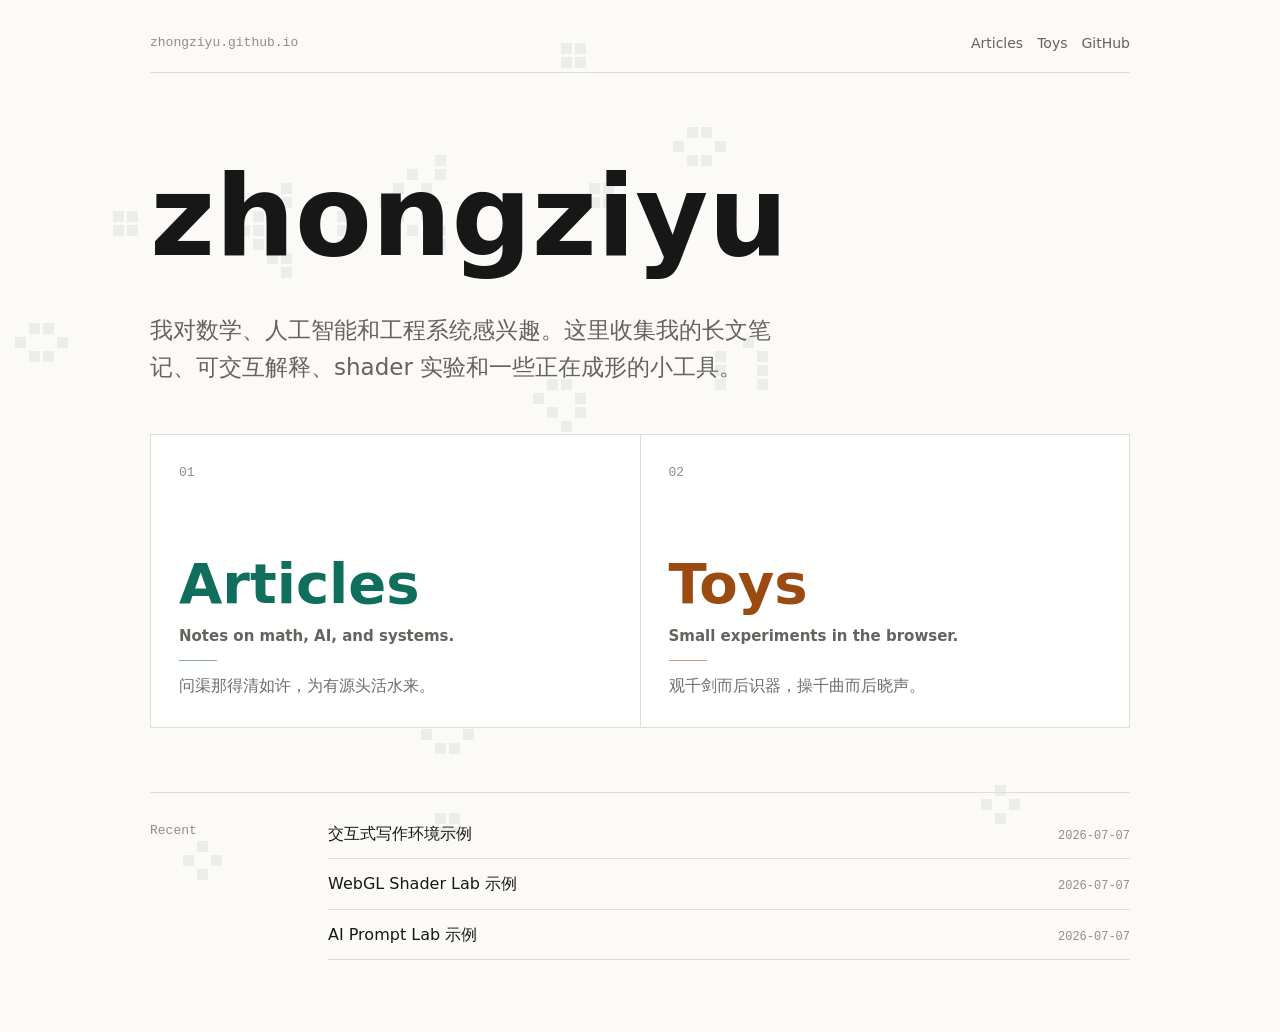
<file: index.html>
<!DOCTYPE html>
<html lang="zh-CN">
<head>
  <meta charset="UTF-8">
  <meta name="viewport" content="width=device-width, initial-scale=1.0">
  <meta name="description" content="zhongziyu 的个人网站：数学、AI、工程笔记，以及一些可交互的小实验。">
  <title>zhongziyu · Articles and Toys</title>
  <link rel="stylesheet" href="styles.css">
</head>
<body>
  <canvas class="life-bg" aria-hidden="true"></canvas>
  <main class="home-shell">
    <header class="home-header">
      <p class="mono">zhongziyu.github.io</p>
      <nav aria-label="主导航">
        <a href="articles/">Articles</a>
        <a href="toys/">Toys</a>
        <a href="https://github.com/zhongziyu">GitHub</a>
      </nav>
    </header>

    <section class="intro" aria-labelledby="page-title">
      <h1 id="page-title">zhongziyu</h1>
      <p>
        我对数学、人工智能和工程系统感兴趣。这里收集我的长文笔记、可交互解释、shader 实验和一些正在成形的小工具。
      </p>
    </section>

    <section class="entry-grid" aria-label="站点入口">
      <a class="entry article-entry" href="articles/">
        <span class="mosaic" aria-hidden="true">
          <i style="--i: 0; --r: 19; --tone: var(--tile-light)"></i>
          <i style="--i: 1; --r: 18; --tone: var(--tile-mid)"></i>
          <i style="--i: 2; --r: 17; --tone: var(--tile-light)"></i>
          <i style="--i: 3; --r: 16; --tone: var(--tile-dark)"></i>
          <i style="--i: 4; --r: 15; --tone: var(--tile-mid)"></i>
          <i style="--i: 5; --r: 14; --tone: var(--tile-mid)"></i>
          <i style="--i: 6; --r: 13; --tone: var(--tile-light)"></i>
          <i style="--i: 7; --r: 12; --tone: var(--tile-dark)"></i>
          <i style="--i: 8; --r: 11; --tone: var(--tile-mid)"></i>
          <i style="--i: 9; --r: 10; --tone: var(--tile-light)"></i>
          <i style="--i: 10; --r: 9; --tone: var(--tile-dark)"></i>
          <i style="--i: 11; --r: 8; --tone: var(--tile-mid)"></i>
          <i style="--i: 12; --r: 7; --tone: var(--tile-light)"></i>
          <i style="--i: 13; --r: 6; --tone: var(--tile-mid)"></i>
          <i style="--i: 14; --r: 5; --tone: var(--tile-dark)"></i>
          <i style="--i: 15; --r: 4; --tone: var(--tile-light)"></i>
          <i style="--i: 16; --r: 3; --tone: var(--tile-dark)"></i>
          <i style="--i: 17; --r: 2; --tone: var(--tile-mid)"></i>
          <i style="--i: 18; --r: 1; --tone: var(--tile-light)"></i>
          <i style="--i: 19; --r: 0; --tone: var(--tile-dark)"></i>
        </span>
        <span class="entry-kicker">01</span>
        <strong>Articles</strong>
        <span class="entry-copy">
          <span class="entry-subtitle">Notes on math, AI, and systems.</span>
          <span class="entry-quote">问渠那得清如许，为有源头活水来。</span>
        </span>
        <span class="entry-arrow" aria-hidden="true">→</span>
      </a>

      <a class="entry toy-entry" href="toys/">
        <span class="mosaic" aria-hidden="true">
          <i style="--i: 0; --r: 19; --tone: var(--tile-mid)"></i>
          <i style="--i: 1; --r: 18; --tone: var(--tile-light)"></i>
          <i style="--i: 2; --r: 17; --tone: var(--tile-dark)"></i>
          <i style="--i: 3; --r: 16; --tone: var(--tile-mid)"></i>
          <i style="--i: 4; --r: 15; --tone: var(--tile-light)"></i>
          <i style="--i: 5; --r: 14; --tone: var(--tile-dark)"></i>
          <i style="--i: 6; --r: 13; --tone: var(--tile-mid)"></i>
          <i style="--i: 7; --r: 12; --tone: var(--tile-light)"></i>
          <i style="--i: 8; --r: 11; --tone: var(--tile-mid)"></i>
          <i style="--i: 9; --r: 10; --tone: var(--tile-dark)"></i>
          <i style="--i: 10; --r: 9; --tone: var(--tile-light)"></i>
          <i style="--i: 11; --r: 8; --tone: var(--tile-dark)"></i>
          <i style="--i: 12; --r: 7; --tone: var(--tile-mid)"></i>
          <i style="--i: 13; --r: 6; --tone: var(--tile-light)"></i>
          <i style="--i: 14; --r: 5; --tone: var(--tile-dark)"></i>
          <i style="--i: 15; --r: 4; --tone: var(--tile-mid)"></i>
          <i style="--i: 16; --r: 3; --tone: var(--tile-light)"></i>
          <i style="--i: 17; --r: 2; --tone: var(--tile-dark)"></i>
          <i style="--i: 18; --r: 1; --tone: var(--tile-mid)"></i>
          <i style="--i: 19; --r: 0; --tone: var(--tile-light)"></i>
        </span>
        <span class="entry-kicker">02</span>
        <strong>Toys</strong>
        <span class="entry-copy">
          <span class="entry-subtitle">Small experiments in the browser.</span>
          <span class="entry-quote">观千剑而后识器，操千曲而后晓声。</span>
        </span>
        <span class="entry-arrow" aria-hidden="true">→</span>
      </a>
    </section>

    <section class="updates" aria-labelledby="updates-title">
      <h2 id="updates-title">Recent</h2>
      <ol>
        <li>
          <a href="articles/workspace-style-demo/">交互式写作环境示例</a>
          <time datetime="2026-07-07">2026-07-07</time>
        </li>
        <li>
          <a href="toys/shader-playground/">WebGL Shader Lab 示例</a>
          <time datetime="2026-07-07">2026-07-07</time>
        </li>
        <li>
          <a href="toys/ai-playground/">AI Prompt Lab 示例</a>
          <time datetime="2026-07-07">2026-07-07</time>
        </li>
      </ol>
    </section>
  </main>
  <script src="home-life.js"></script>
</body>
</html>
</file>
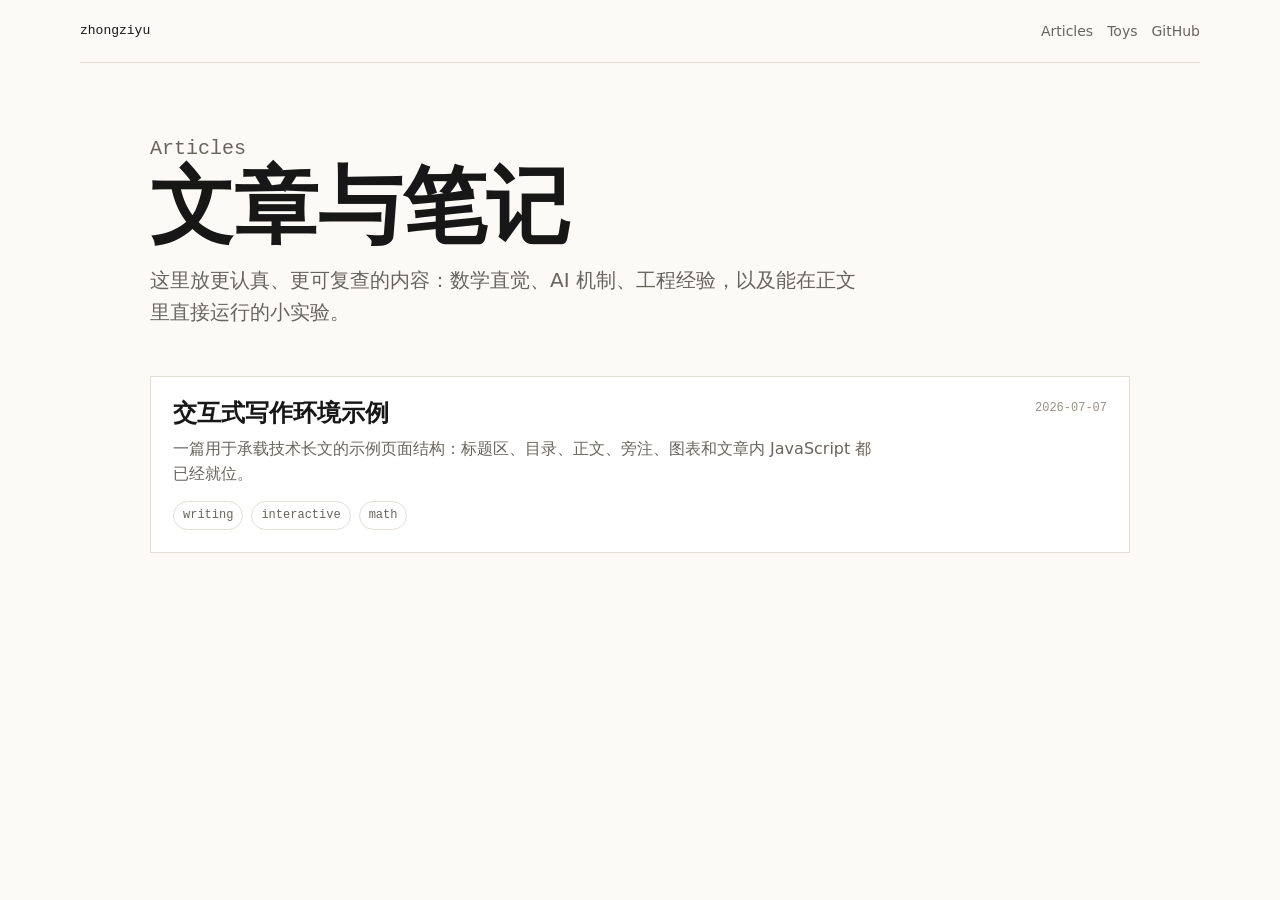
<file: articles/index.html>
<!DOCTYPE html>
<html lang="zh-CN">
<head>
  <meta charset="UTF-8">
  <meta name="viewport" content="width=device-width, initial-scale=1.0">
  <meta name="description" content="zhongziyu 的文章索引：数学、AI、工程和可交互解释。">
  <title>Articles / zhongziyu</title>
  <link rel="stylesheet" href="../shared/site.css">
</head>
<body>
  <header class="site-bar">
    <a class="site-name" href="../">zhongziyu</a>
    <nav class="site-nav" aria-label="主导航">
      <a href="../articles/">Articles</a>
      <a href="../toys/">Toys</a>
      <a href="https://github.com/zhongziyu">GitHub</a>
    </nav>
  </header>

  <main class="index-shell">
    <section class="index-hero">
      <p class="kicker">Articles</p>
      <h1>文章与笔记</h1>
      <p>这里放更认真、更可复查的内容：数学直觉、AI 机制、工程经验，以及能在正文里直接运行的小实验。</p>
    </section>

    <div class="list">
      <a class="list-item" href="workspace-style-demo/">
        <div>
          <h2>交互式写作环境示例</h2>
          <p>一篇用于承载技术长文的示例页面结构：标题区、目录、正文、旁注、图表和文章内 JavaScript 都已经就位。</p>
          <div class="tag-row">
            <span>writing</span>
            <span>interactive</span>
            <span>math</span>
          </div>
        </div>
        <time class="meta" datetime="2026-07-07">2026-07-07</time>
      </a>
    </div>
  </main>
</body>
</html>
</file>
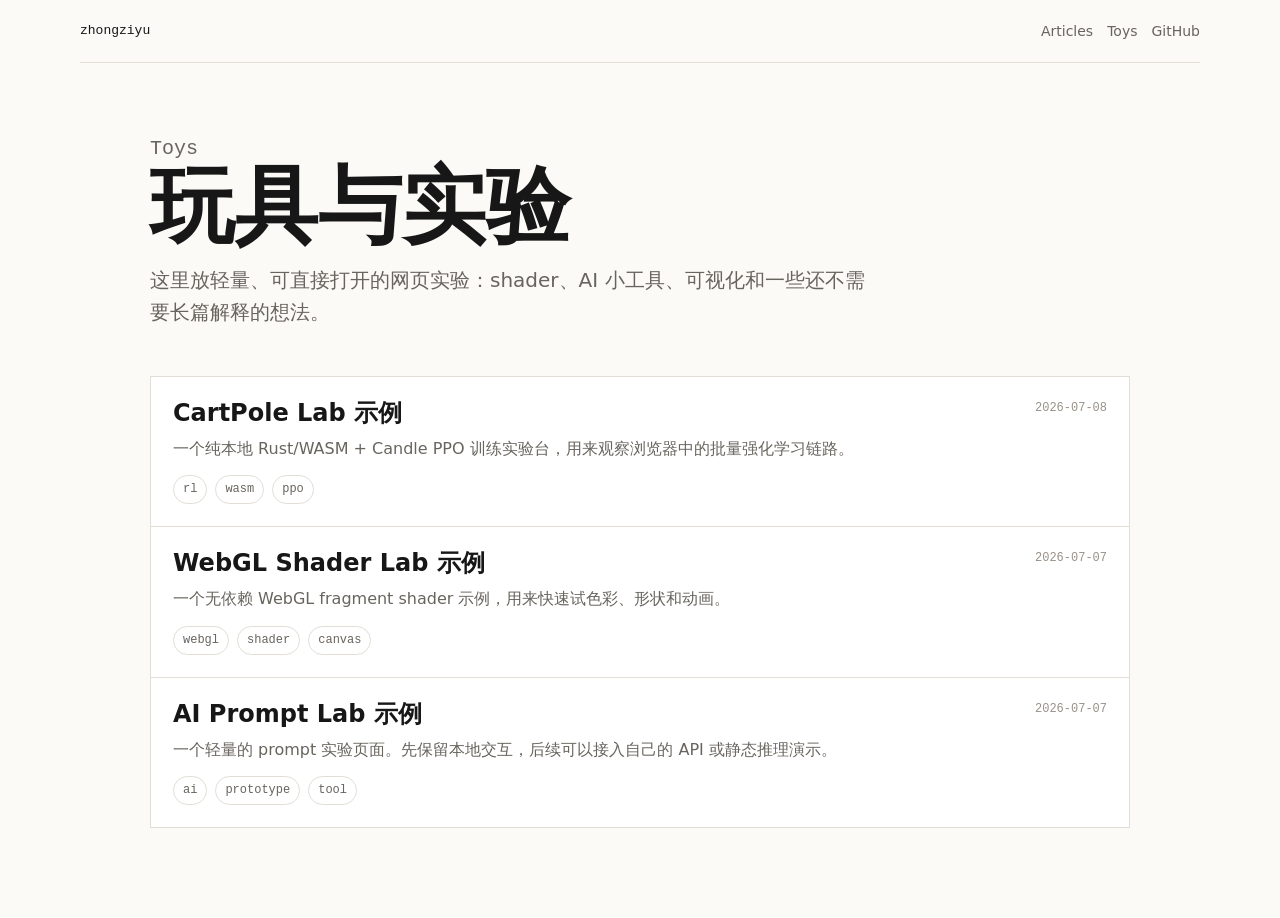
<file: toys/index.html>
<!DOCTYPE html>
<html lang="zh-CN">
<head>
  <meta charset="UTF-8">
  <meta name="viewport" content="width=device-width, initial-scale=1.0">
  <meta name="description" content="zhongziyu 的实验索引：shader、AI 小工具和可视化原型。">
  <title>Toys / zhongziyu</title>
  <link rel="stylesheet" href="../shared/site.css">
</head>
<body>
  <header class="site-bar">
    <a class="site-name" href="../">zhongziyu</a>
    <nav class="site-nav" aria-label="主导航">
      <a href="../articles/">Articles</a>
      <a href="../toys/">Toys</a>
      <a href="https://github.com/zhongziyu">GitHub</a>
    </nav>
  </header>

  <main class="index-shell">
    <section class="index-hero">
      <p class="kicker">Toys</p>
      <h1>玩具与实验</h1>
      <p>这里放轻量、可直接打开的网页实验：shader、AI 小工具、可视化和一些还不需要长篇解释的想法。</p>
    </section>

    <div class="list">

      <a class="list-item" href="cartpole-lab/">
        <div>
          <h2>CartPole Lab 示例</h2>
          <p>一个纯本地 Rust/WASM + Candle PPO 训练实验台，用来观察浏览器中的批量强化学习链路。</p>
          <div class="tag-row">
            <span>rl</span>
            <span>wasm</span>
            <span>ppo</span>
          </div>
        </div>
        <time class="meta" datetime="2026-07-08">2026-07-08</time>
      </a>
      <a class="list-item" href="shader-playground/">
        <div>
          <h2>WebGL Shader Lab 示例</h2>
          <p>一个无依赖 WebGL fragment shader 示例，用来快速试色彩、形状和动画。</p>
          <div class="tag-row">
            <span>webgl</span>
            <span>shader</span>
            <span>canvas</span>
          </div>
        </div>
        <time class="meta" datetime="2026-07-07">2026-07-07</time>
      </a>

      <a class="list-item" href="ai-playground/">
        <div>
          <h2>AI Prompt Lab 示例</h2>
          <p>一个轻量的 prompt 实验页面。先保留本地交互，后续可以接入自己的 API 或静态推理演示。</p>
          <div class="tag-row">
            <span>ai</span>
            <span>prototype</span>
            <span>tool</span>
          </div>
        </div>
        <time class="meta" datetime="2026-07-07">2026-07-07</time>
      </a>
    </div>
  </main>
</body>
</html>
</file>
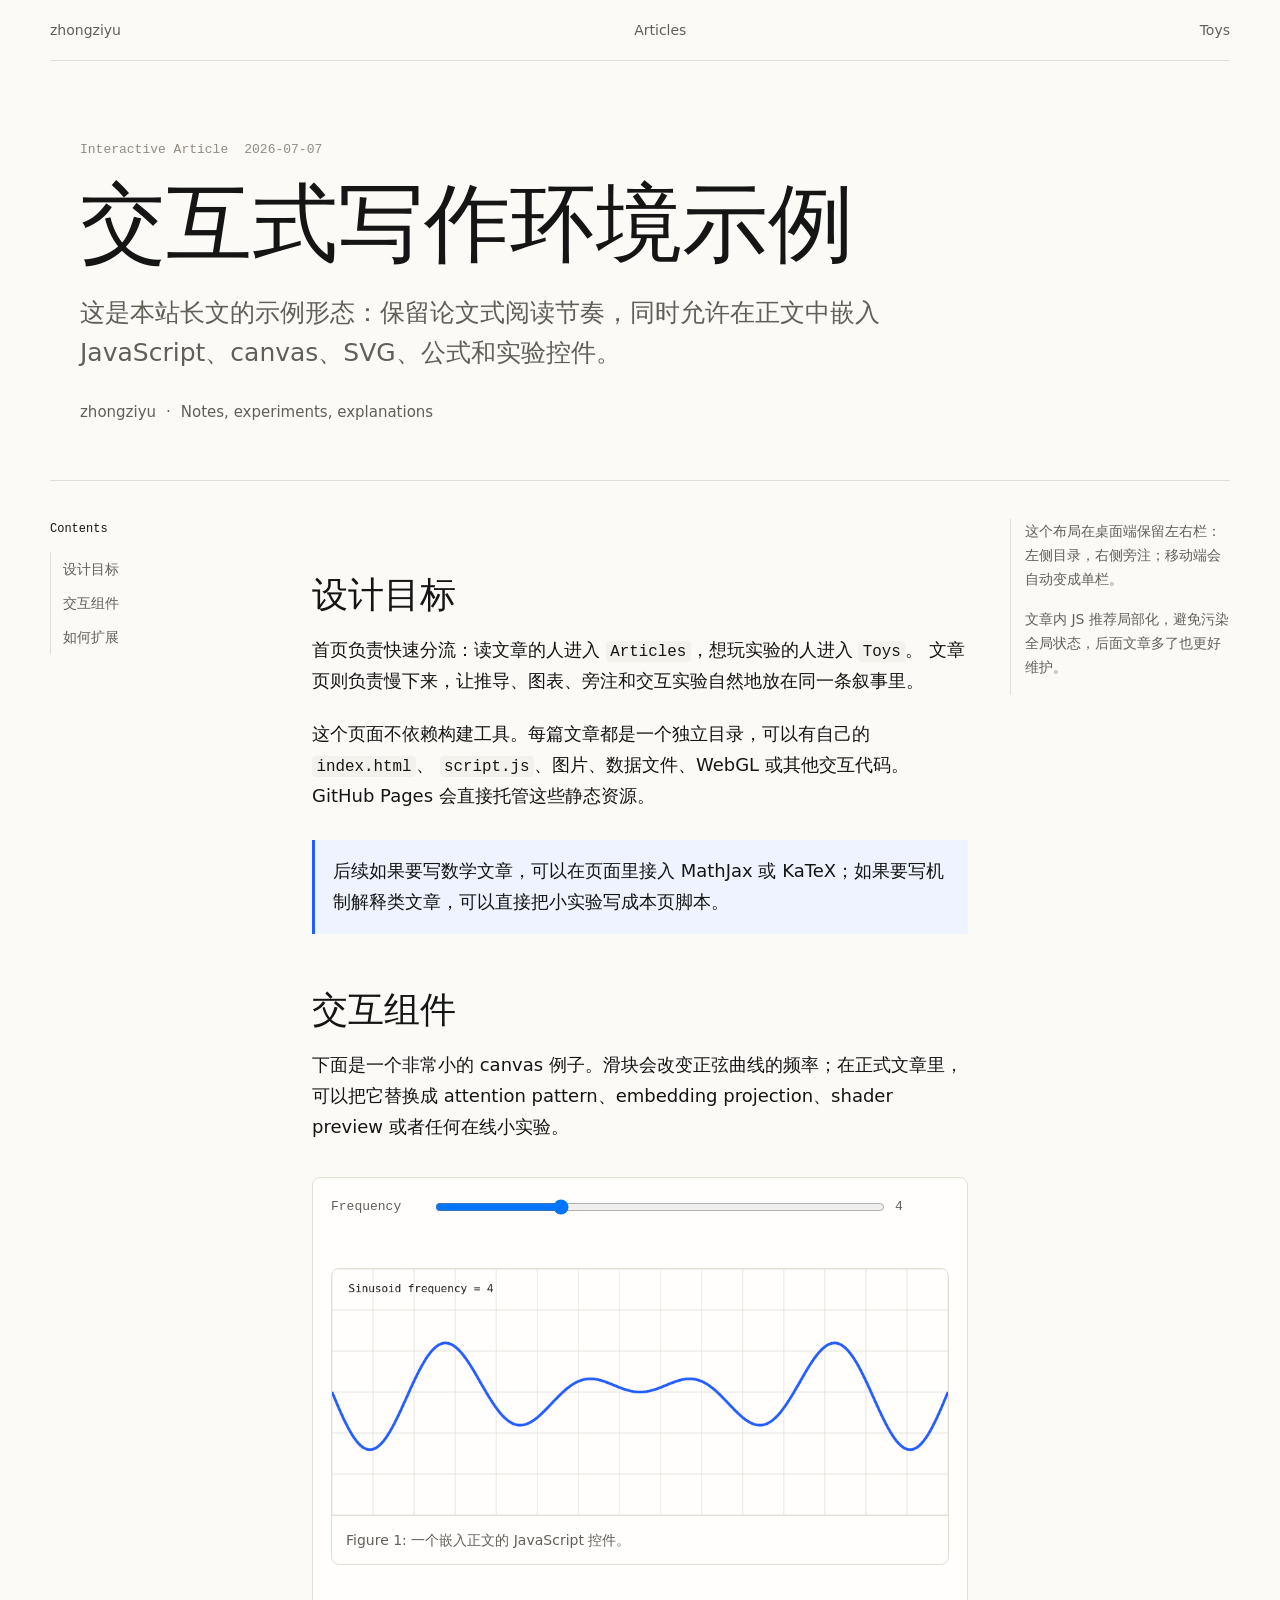
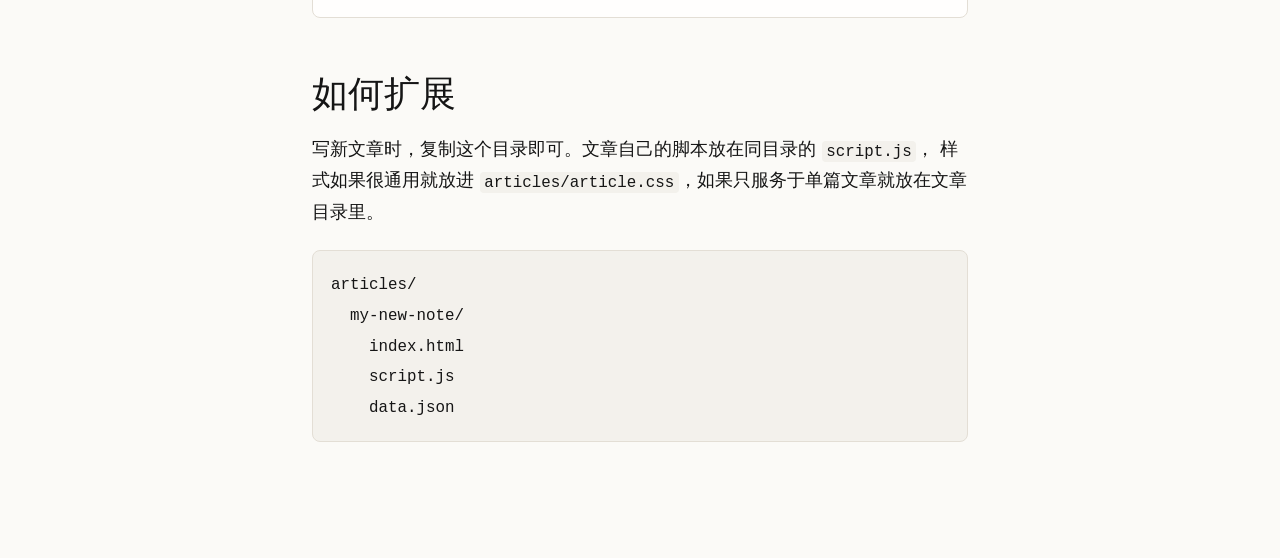
<file: articles/workspace-style-demo/index.html>
<!DOCTYPE html>
<html lang="zh-CN">
<head>
  <meta charset="UTF-8">
  <meta name="viewport" content="width=device-width, initial-scale=1.0">
  <meta name="description" content="一篇支持文章内 JavaScript 交互的长文写作环境示例。">
  <title>交互式写作环境示例 / zhongziyu</title>
  <link rel="stylesheet" href="../article.css">
</head>
<body>
  <nav class="paper-nav" aria-label="站点导航">
    <a href="../../">zhongziyu</a>
    <a href="../">Articles</a>
    <a href="../../toys/">Toys</a>
  </nav>

  <header class="article-hero">
    <div class="article-meta">
      <span>Interactive Article</span>
      <time datetime="2026-07-07">2026-07-07</time>
    </div>
    <h1>交互式写作环境示例</h1>
    <p class="dek">
      这是本站长文的示例形态：保留论文式阅读节奏，同时允许在正文中嵌入 JavaScript、canvas、SVG、公式和实验控件。
    </p>
    <div class="author-row">
      <span>zhongziyu</span>
      <span>·</span>
      <span>Notes, experiments, explanations</span>
    </div>
  </header>

  <main class="article-frame">
    <aside class="toc" aria-label="文章目录">
      <strong>Contents</strong>
      <a href="#idea">设计目标</a>
      <a href="#interactive">交互组件</a>
      <a href="#extend">如何扩展</a>
    </aside>

    <article class="article-body">
      <section id="idea">
        <h2>设计目标</h2>
        <p>
          首页负责快速分流：读文章的人进入 <code>Articles</code>，想玩实验的人进入 <code>Toys</code>。
          文章页则负责慢下来，让推导、图表、旁注和交互实验自然地放在同一条叙事里。
        </p>
        <p>
          这个页面不依赖构建工具。每篇文章都是一个独立目录，可以有自己的 <code>index.html</code>、
          <code>script.js</code>、图片、数据文件、WebGL 或其他交互代码。GitHub Pages 会直接托管这些静态资源。
        </p>
        <div class="callout">
          后续如果要写数学文章，可以在页面里接入 MathJax 或 KaTeX；如果要写机制解释类文章，可以直接把小实验写成本页脚本。
        </div>
      </section>

      <section id="interactive">
        <h2>交互组件</h2>
        <p>
          下面是一个非常小的 canvas 例子。滑块会改变正弦曲线的频率；在正式文章里，可以把它替换成
          attention pattern、embedding projection、shader preview 或者任何在线小实验。
        </p>

        <div class="interactive-panel">
          <div class="control-row">
            <label for="frequency">Frequency</label>
            <input id="frequency" type="range" min="1" max="12" value="4" step="1">
            <output id="frequency-value" for="frequency">4</output>
          </div>
          <figure class="figure">
            <canvas id="wave-canvas" width="900" height="360" aria-label="可交互正弦曲线"></canvas>
            <figcaption class="figure-caption">Figure 1: 一个嵌入正文的 JavaScript 控件。</figcaption>
          </figure>
        </div>
      </section>

      <section id="extend">
        <h2>如何扩展</h2>
        <p>
          写新文章时，复制这个目录即可。文章自己的脚本放在同目录的 <code>script.js</code>，
          样式如果很通用就放进 <code>articles/article.css</code>，如果只服务于单篇文章就放在文章目录里。
        </p>
        <pre><code>articles/
  my-new-note/
    index.html
    script.js
    data.json</code></pre>
      </section>
    </article>

    <aside class="side-note" aria-label="旁注">
      <p>这个布局在桌面端保留左右栏：左侧目录，右侧旁注；移动端会自动变成单栏。</p>
      <p>文章内 JS 推荐局部化，避免污染全局状态，后面文章多了也更好维护。</p>
    </aside>
  </main>

  <script src="script.js"></script>
</body>
</html>
</file>
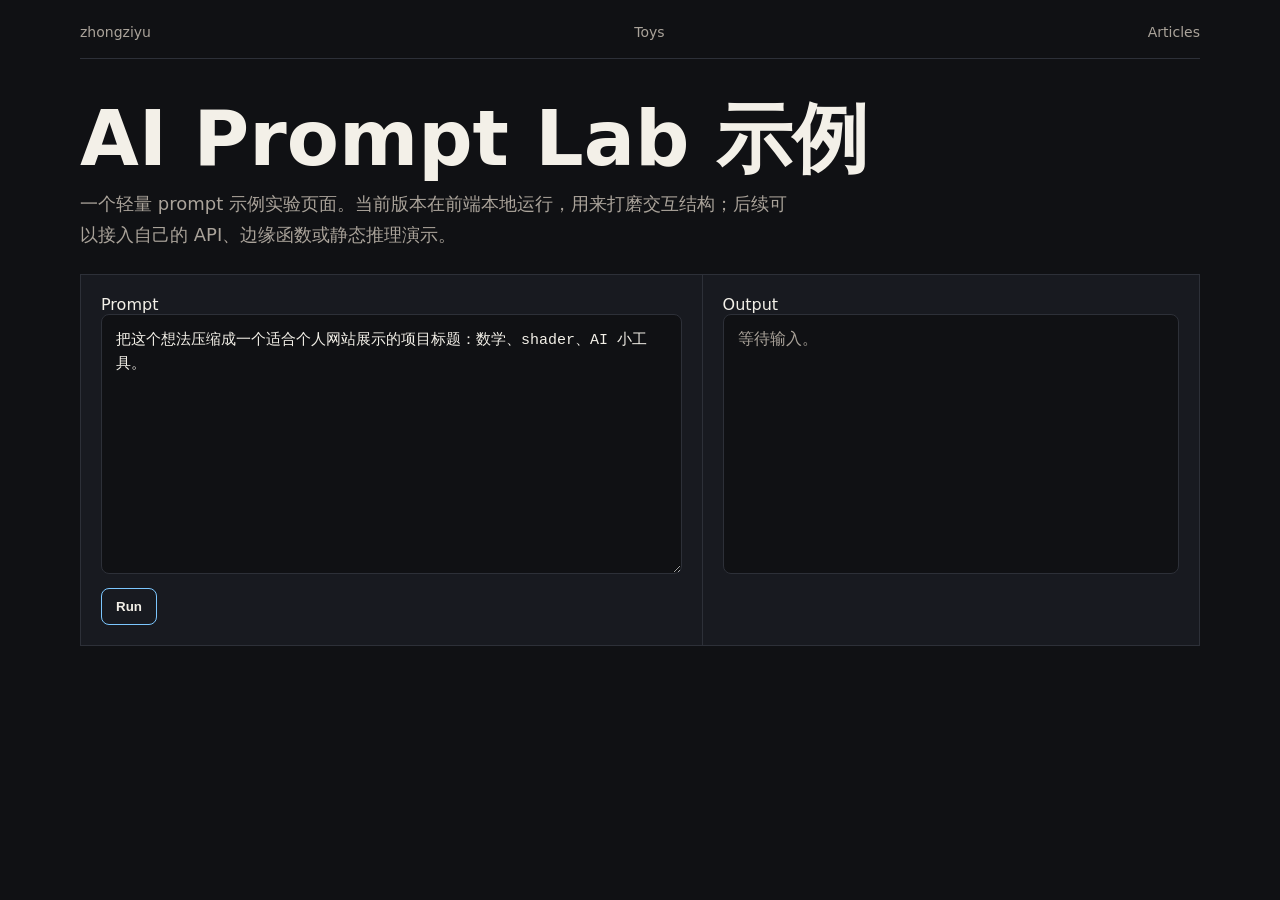
<file: toys/ai-playground/index.html>
<!DOCTYPE html>
<html lang="zh-CN">
<head>
  <meta charset="UTF-8">
  <meta name="viewport" content="width=device-width, initial-scale=1.0">
  <meta name="description" content="一个轻量 prompt 示例实验页面。">
  <title>AI Prompt Lab 示例 / zhongziyu</title>
  <link rel="stylesheet" href="../toy.css">
</head>
<body>
  <main class="toy-shell">
    <nav class="toy-nav" aria-label="站点导航">
      <a href="../../">zhongziyu</a>
      <a href="../">Toys</a>
      <a href="../../articles/">Articles</a>
    </nav>

    <header class="toy-header">
      <h1>AI Prompt Lab 示例</h1>
      <p>一个轻量 prompt 示例实验页面。当前版本在前端本地运行，用来打磨交互结构；后续可以接入自己的 API、边缘函数或静态推理演示。</p>
    </header>

    <div class="ai-panel">
      <section>
        <label for="prompt">Prompt</label>
        <textarea id="prompt">把这个想法压缩成一个适合个人网站展示的项目标题：数学、shader、AI 小工具。</textarea>
        <button id="run">Run</button>
      </section>
      <section>
        <label>Output</label>
        <div class="output" id="output">等待输入。</div>
      </section>
    </div>
  </main>

  <script src="script.js"></script>
</body>
</html>
</file>
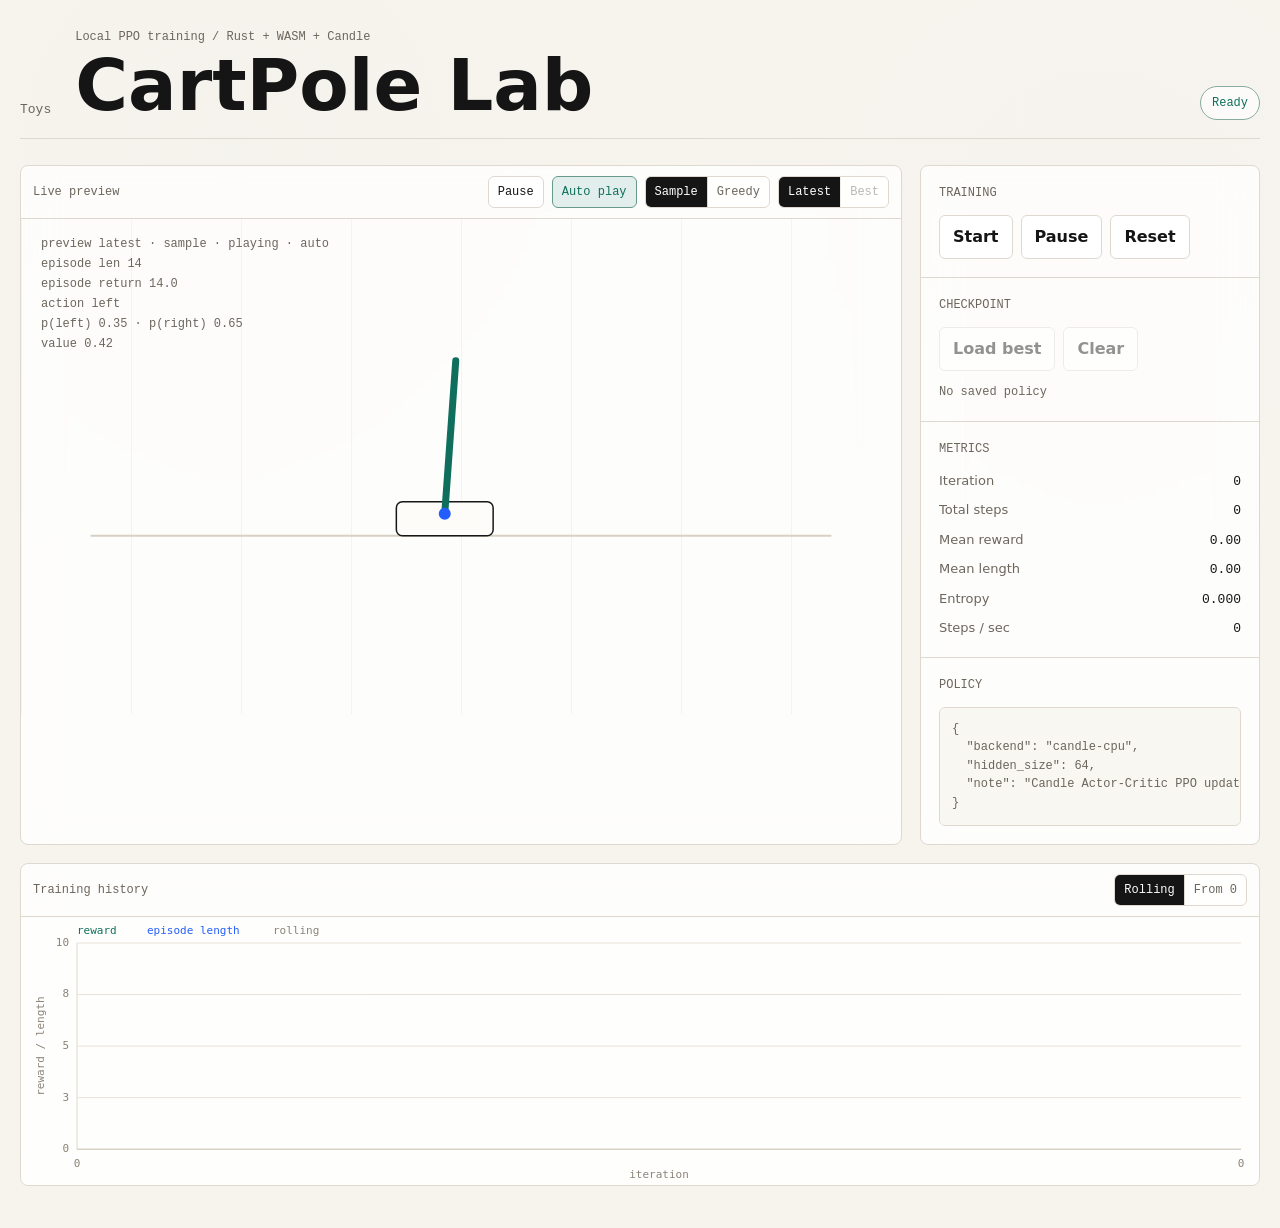
<file: toys/cartpole-lab/index.html>
<!DOCTYPE html>
<html lang="zh-CN">
<head>
  <meta charset="UTF-8">
  <meta name="viewport" content="width=device-width, initial-scale=1.0">
  <title>CartPole Lab</title>
  <link rel="stylesheet" href="style.css">
</head>
<body>
  <main class="lab-shell">
    <header class="lab-header">
      <a href="../" class="back-link">Toys</a>
      <div>
        <p class="eyebrow">Local PPO training / Rust + WASM + Candle</p>
        <h1>CartPole Lab</h1>
      </div>
      <div class="status-pill" id="status">Booting</div>
    </header>

    <section class="lab-grid">
      <section class="stage-panel" aria-label="CartPole preview">
        <div class="stage-toolbar">
          <span>Live preview</span>
          <div class="stage-actions">
            <button id="preview-play-button" type="button">Start</button>
            <button id="preview-autoplay-button" type="button" class="is-on">Auto play</button>
            <div class="segmented-control" role="group" aria-label="Preview action mode">
              <button id="preview-sample-button" type="button" class="is-active">Sample</button>
              <button id="preview-greedy-button" type="button">Greedy</button>
            </div>
            <div class="segmented-control" role="group" aria-label="Preview policy">
              <button id="preview-latest-button" type="button" class="is-active">Latest</button>
              <button id="preview-best-button" type="button">Best</button>
            </div>
          </div>
        </div>
        <canvas id="cartpole-canvas" width="960" height="540"></canvas>
      </section>

      <aside class="control-panel" aria-label="Training controls">
        <div class="panel-section">
          <h2>Training</h2>
          <div class="button-row">
            <button id="start-button" type="button">Start</button>
            <button id="pause-button" type="button">Pause</button>
            <button id="reset-button" type="button">Reset</button>
          </div>
        </div>

        <div class="panel-section checkpoint-section">
          <h2>Checkpoint</h2>
          <div class="button-row">
            <button id="load-policy-button" type="button">Load best</button>
            <button id="clear-policy-button" type="button">Clear</button>
          </div>
          <p id="checkpoint-status" class="checkpoint-status">No saved policy</p>
        </div>

        <div class="panel-section metrics-list" id="metrics-list">
          <h2>Metrics</h2>
          <dl>
            <div><dt>Iteration</dt><dd id="metric-iteration">0</dd></div>
            <div><dt>Total steps</dt><dd id="metric-steps">0</dd></div>
            <div><dt>Mean reward</dt><dd id="metric-reward">0.00</dd></div>
            <div><dt>Mean length</dt><dd id="metric-length">0.00</dd></div>
            <div><dt>Entropy</dt><dd id="metric-entropy">0.000</dd></div>
            <div><dt>Steps / sec</dt><dd id="metric-sps">0</dd></div>
          </dl>
        </div>

        <div class="panel-section">
          <h2>Policy</h2>
          <pre id="policy-output">Waiting for policy snapshot...</pre>
        </div>
      </aside>
    </section>

    <section class="chart-panel" aria-label="Training history">
      <div class="chart-toolbar">
        <span>Training history</span>
        <div class="segmented-control" role="group" aria-label="History view">
          <button id="history-rolling-button" type="button" class="is-active">Rolling</button>
          <button id="history-full-button" type="button">From 0</button>
        </div>
      </div>
      <canvas id="history-canvas" width="1200" height="260"></canvas>
    </section>
  </main>

  <script type="module" src="script.js"></script>
</body>
</html>
</file>
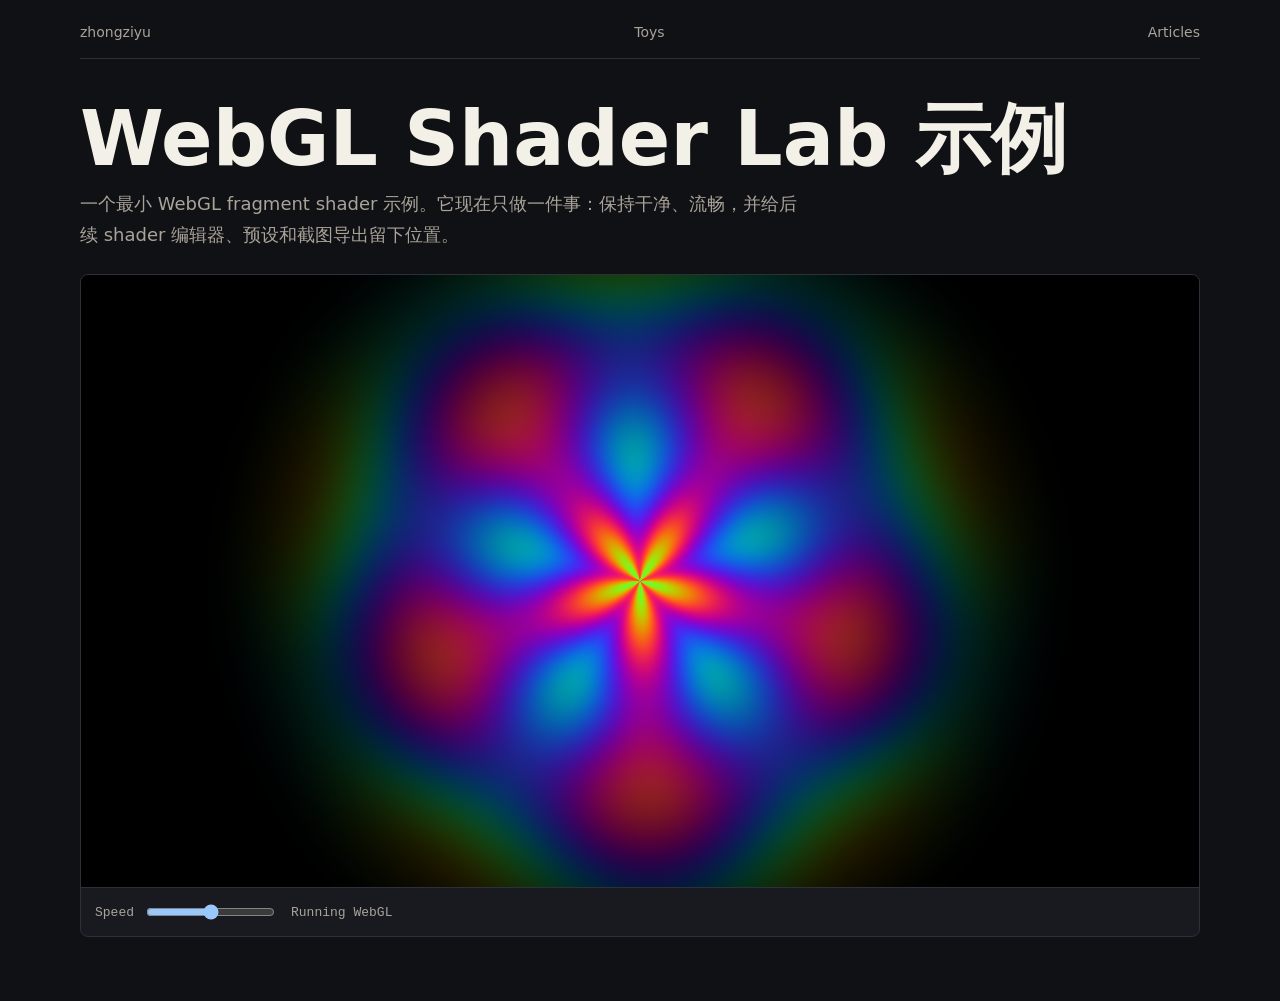
<file: toys/shader-playground/index.html>
<!DOCTYPE html>
<html lang="zh-CN">
<head>
  <meta charset="UTF-8">
  <meta name="viewport" content="width=device-width, initial-scale=1.0">
  <meta name="description" content="一个轻量 WebGL shader 示例实验台。">
  <title>WebGL Shader Lab 示例 / zhongziyu</title>
  <link rel="stylesheet" href="../toy.css">
</head>
<body>
  <main class="toy-shell">
    <nav class="toy-nav" aria-label="站点导航">
      <a href="../../">zhongziyu</a>
      <a href="../">Toys</a>
      <a href="../../articles/">Articles</a>
    </nav>

    <header class="toy-header">
      <h1>WebGL Shader Lab 示例</h1>
      <p>一个最小 WebGL fragment shader 示例。它现在只做一件事：保持干净、流畅，并给后续 shader 编辑器、预设和截图导出留下位置。</p>
    </header>

    <section class="stage" aria-label="Shader 预览">
      <canvas id="shader-canvas"></canvas>
      <div class="toolbar">
        <label>Speed <input id="speed" type="range" min="0" max="2" step="0.01" value="1"></label>
        <span id="status">Running WebGL</span>
      </div>
    </section>
  </main>

  <script src="script.js"></script>
</body>
</html>
</file>
<file: styles.css>
:root {
  color-scheme: light;
  --bg: #fbfaf7;
  --ink: #171717;
  --muted: #66625d;
  --faint: #928d85;
  --line: #e2ded6;
  --panel: #ffffff;
  --accent: #245dff;
  --accent-soft: #edf2ff;
  --article: #0f6f5c;
  --toy: #9b4a12;
  --mono: "SFMono-Regular", Consolas, "Liberation Mono", Menlo, monospace;
  --sans: Inter, ui-sans-serif, system-ui, -apple-system, BlinkMacSystemFont, "Segoe UI", sans-serif;
}

* {
  box-sizing: border-box;
}

html {
  scroll-behavior: smooth;
}

body {
  min-width: 320px;
  margin: 0;
  color: var(--ink);
  background: var(--bg);
  font-family: var(--sans);
  line-height: 1.6;
}

.life-bg {
  position: fixed;
  inset: 0;
  z-index: 0;
  width: 100%;
  height: 100%;
  pointer-events: none;
}

a {
  color: inherit;
}

.home-shell {
  position: relative;
  z-index: 1;
  width: min(980px, calc(100% - 40px));
  min-height: 100vh;
  margin: 0 auto;
  padding: 32px 0 72px;
}

.home-header {
  display: flex;
  align-items: center;
  justify-content: space-between;
  gap: 24px;
  border-bottom: 1px solid var(--line);
  padding-bottom: 18px;
}

.mono {
  margin: 0;
  color: var(--faint);
  font-family: var(--mono);
  font-size: 13px;
}

nav {
  display: flex;
  flex-wrap: wrap;
  justify-content: flex-end;
  gap: 14px;
  color: var(--muted);
  font-size: 14px;
}

nav a {
  text-decoration: none;
}

nav a:hover {
  color: var(--accent);
}

.intro {
  max-width: 760px;
  padding: 92px 0 48px;
}

.intro h1 {
  margin: 0 0 clamp(28px, 4vw, 44px);
  font-size: clamp(48px, 10vw, 112px);
  line-height: 0.92;
  letter-spacing: 0;
}

.intro p {
  max-width: 660px;
  margin: 0;
  color: var(--muted);
  font-size: clamp(18px, 2.6vw, 23px);
}

.entry-grid {
  display: grid;
  grid-template-columns: repeat(2, minmax(0, 1fr));
  gap: 1px;
  border: 1px solid var(--line);
  background: var(--line);
}

.entry {
  position: relative;
  display: grid;
  align-content: start;
  min-height: 280px;
  background: var(--panel);
  padding: 28px;
  text-decoration: none;
  isolation: isolate;
  overflow: hidden;
  transition: color 220ms ease;
}

.entry::after {
  content: "";
  position: absolute;
  inset: 0;
  z-index: 2;
  border: 1px solid color-mix(in srgb, var(--entry-accent) 40%, transparent);
  opacity: 0;
  pointer-events: none;
  transition: opacity 200ms ease;
}

.entry:hover::after {
  opacity: 1;
}

.entry-kicker {
  position: relative;
  z-index: 3;
  margin-bottom: 72px;
  color: var(--faint);
  font-family: var(--mono);
  font-size: 13px;
  transition: color 180ms ease;
}

.entry strong {
  position: relative;
  z-index: 3;
  margin-bottom: 14px;
  font-size: clamp(34px, 5vw, 56px);
  line-height: 1;
  transition: color 180ms ease;
}

.entry-copy {
  position: relative;
  z-index: 3;
  display: grid;
  gap: 14px;
  max-width: 390px;
  transition: color 180ms ease;
}

.entry-subtitle {
  color: var(--muted);
  font-size: 15px;
  font-weight: 650;
  line-height: 1.35;
  letter-spacing: 0;
  transition: color 180ms ease;
}

.entry-quote {
  display: grid;
  gap: 12px;
  color: color-mix(in srgb, var(--muted) 76%, var(--faint));
  font-family: var(--serif, Georgia, "Times New Roman", serif);
  font-size: 16px;
  line-height: 1.6;
  transition: color 180ms ease;
}

.entry-quote::before {
  content: "";
  width: 38px;
  height: 1px;
  background: color-mix(in srgb, var(--entry-accent) 44%, var(--line));
  transition: background 180ms ease;
}

.article-entry strong {
  color: var(--article);
}

.article-entry {
  --entry-accent: var(--article);
  --entry-ink: #f2fff9;
  --tile-light: #bfe7db;
  --tile-mid: #48a58c;
  --tile-dark: var(--article);
}

.toy-entry strong {
  color: var(--toy);
}

.toy-entry {
  --entry-accent: var(--toy);
  --entry-ink: #fff7ed;
  --tile-light: #f1cfaa;
  --tile-mid: #d17a2f;
  --tile-dark: var(--toy);
}

.mosaic {
  position: absolute;
  inset: 0;
  z-index: 1;
  display: grid;
  grid-template-columns: repeat(5, 1fr);
  grid-template-rows: repeat(4, 1fr);
  pointer-events: none;
}

.mosaic i {
  display: block;
  background-color: var(--tone);
  opacity: 0;
  transition:
    opacity 150ms ease,
    background-color 420ms ease;
  transition-delay: calc(var(--r) * 18ms);
}

.entry:hover .mosaic i,
.entry:focus-visible .mosaic i {
  background-color: var(--tile-dark);
  opacity: 1;
  transition-delay: calc(var(--i) * 18ms);
}

.entry:hover .entry-kicker,
.entry:hover .entry-subtitle,
.entry:hover .entry-quote,
.entry:focus-visible .entry-kicker,
.entry:focus-visible .entry-subtitle,
.entry:focus-visible .entry-quote {
  color: color-mix(in srgb, var(--entry-ink) 78%, transparent);
}

.entry:hover .entry-quote::before,
.entry:focus-visible .entry-quote::before {
  background: color-mix(in srgb, var(--entry-ink) 62%, transparent);
}

.entry:hover strong,
.entry:focus-visible strong {
  color: var(--entry-ink);
}

.entry-arrow {
  position: absolute;
  right: 24px;
  bottom: 22px;
  z-index: 3;
  display: grid;
  place-items: center;
  width: 36px;
  height: 36px;
  border: 1px solid color-mix(in srgb, var(--entry-ink) 45%, transparent);
  color: var(--entry-ink);
  font-size: 20px;
  line-height: 1;
  opacity: 0;
  transition: opacity 200ms ease 180ms;
}

.entry:hover .entry-arrow,
.entry:focus-visible .entry-arrow {
  opacity: 1;
}

.entry:focus-visible {
  outline: 2px solid var(--entry-accent);
  outline-offset: 4px;
}

.updates {
  display: grid;
  grid-template-columns: 150px minmax(0, 1fr);
  gap: 28px;
  border-top: 1px solid var(--line);
  margin-top: 64px;
  padding-top: 28px;
}

.updates h2 {
  margin: 0;
  color: var(--faint);
  font-family: var(--mono);
  font-size: 13px;
  font-weight: 500;
}

.updates ol {
  display: grid;
  gap: 12px;
  margin: 0;
  padding: 0;
  list-style: none;
}

.updates li {
  display: flex;
  align-items: baseline;
  justify-content: space-between;
  gap: 18px;
  border-bottom: 1px solid var(--line);
  padding-bottom: 12px;
}

.updates a {
  color: var(--ink);
  text-decoration: none;
}

.updates a:hover {
  color: var(--accent);
}

.updates time {
  flex: 0 0 auto;
  color: var(--faint);
  font-family: var(--mono);
  font-size: 12px;
}

@media (max-width: 720px) {
  .home-shell {
    width: min(100% - 28px, 980px);
    padding-top: 22px;
  }

  .home-header {
    align-items: flex-start;
    flex-direction: column;
    gap: 12px;
  }

  nav {
    justify-content: flex-start;
  }

  .intro {
    padding: 64px 0 36px;
  }

  .entry-grid,
  .updates {
    grid-template-columns: 1fr;
  }

  .entry {
    min-height: 270px;
    padding: 22px;
  }

  .entry-kicker {
    margin-bottom: 48px;
  }

  .updates li {
    align-items: flex-start;
    flex-direction: column;
    gap: 4px;
  }
}

@media (prefers-reduced-motion: reduce) {
  .entry,
  .entry strong,
  .entry-arrow,
  .mosaic i {
    transition: none;
  }

  .life-bg {
    opacity: 0.45;
  }
}
</file>
<file: shared/site.css>
:root {
  color-scheme: light;
  --bg: #fbfaf7;
  --ink: #171717;
  --muted: #68645e;
  --faint: #989189;
  --line: #e2ded6;
  --panel: #ffffff;
  --accent: #245dff;
  --accent-soft: #edf2ff;
  --green: #0f6f5c;
  --amber: #9b4a12;
  --mono: "SFMono-Regular", Consolas, "Liberation Mono", Menlo, monospace;
  --sans: Inter, ui-sans-serif, system-ui, -apple-system, BlinkMacSystemFont, "Segoe UI", sans-serif;
  --serif: Georgia, "Times New Roman", "Noto Serif SC", serif;
}

* {
  box-sizing: border-box;
}

html {
  scroll-behavior: smooth;
}

body {
  min-width: 320px;
  margin: 0;
  color: var(--ink);
  background: var(--bg);
  font-family: var(--sans);
  line-height: 1.6;
}

a {
  color: inherit;
}

.site-bar {
  display: flex;
  align-items: center;
  justify-content: space-between;
  gap: 24px;
  width: min(1120px, calc(100% - 40px));
  margin: 0 auto;
  border-bottom: 1px solid var(--line);
  padding: 20px 0;
}

.site-bar a {
  text-decoration: none;
}

.site-name {
  color: var(--ink);
  font-family: var(--mono);
  font-size: 13px;
}

.site-nav {
  display: flex;
  flex-wrap: wrap;
  justify-content: flex-end;
  gap: 14px;
  color: var(--muted);
  font-size: 14px;
}

.site-nav a:hover {
  color: var(--accent);
}

.index-shell {
  width: min(980px, calc(100% - 40px));
  margin: 0 auto;
  padding: 70px 0 90px;
}

.index-hero {
  max-width: 720px;
  margin-bottom: 48px;
}

.kicker {
  margin: 0 0 10px;
  color: var(--faint);
  font-family: var(--mono);
  font-size: 13px;
}

.index-hero h1 {
  margin: 0 0 16px;
  font-size: clamp(44px, 8vw, 84px);
  line-height: 0.98;
  letter-spacing: 0;
}

.index-hero p {
  margin: 0;
  color: var(--muted);
  font-size: 20px;
}

.list {
  display: grid;
  gap: 1px;
  border: 1px solid var(--line);
  background: var(--line);
}

.list-item {
  display: grid;
  grid-template-columns: minmax(0, 1fr) auto;
  gap: 20px;
  background: var(--panel);
  padding: 22px;
  text-decoration: none;
}

.list-item:hover {
  background: #f7f9ff;
}

.list-item h2 {
  margin: 0 0 8px;
  font-size: 24px;
  line-height: 1.2;
}

.list-item p {
  max-width: 700px;
  margin: 0;
  color: var(--muted);
}

.meta {
  color: var(--faint);
  font-family: var(--mono);
  font-size: 12px;
  white-space: nowrap;
}

.tag-row {
  display: flex;
  flex-wrap: wrap;
  gap: 8px;
  margin-top: 14px;
}

.tag-row span {
  border: 1px solid var(--line);
  border-radius: 999px;
  padding: 4px 9px;
  color: var(--muted);
  font-family: var(--mono);
  font-size: 12px;
}

@media (max-width: 720px) {
  .site-bar,
  .index-shell {
    width: min(100% - 28px, 980px);
  }

  .site-bar {
    align-items: flex-start;
    flex-direction: column;
    gap: 10px;
  }

  .site-nav {
    justify-content: flex-start;
  }

  .index-shell {
    padding-top: 52px;
  }

  .list-item {
    grid-template-columns: 1fr;
  }
}
</file>
<file: articles/article.css>
:root {
  color-scheme: light;
  --bg: #fbfaf7;
  --paper: #fffefd;
  --ink: #151515;
  --muted: #625f59;
  --faint: #928c83;
  --line: #e3ded5;
  --code: #f3f1ec;
  --accent: #245dff;
  --accent-soft: #eef3ff;
  --green: #0f6f5c;
  --mono: "SFMono-Regular", Consolas, "Liberation Mono", Menlo, monospace;
  --sans: Inter, ui-sans-serif, system-ui, -apple-system, BlinkMacSystemFont, "Segoe UI", sans-serif;
  --serif: Georgia, "Times New Roman", "Noto Serif SC", serif;
}

* {
  box-sizing: border-box;
}

html {
  scroll-behavior: smooth;
}

body {
  min-width: 320px;
  margin: 0;
  color: var(--ink);
  background: var(--bg);
  font-family: var(--sans);
  line-height: 1.72;
}

a {
  color: inherit;
}

.paper-nav {
  display: flex;
  align-items: center;
  justify-content: space-between;
  gap: 24px;
  width: min(1180px, calc(100% - 40px));
  margin: 0 auto;
  border-bottom: 1px solid var(--line);
  padding: 18px 0;
}

.paper-nav a {
  color: var(--muted);
  font-size: 14px;
  text-decoration: none;
}

.paper-nav a:hover {
  color: var(--accent);
}

.article-hero {
  width: min(1120px, calc(100% - 40px));
  margin: 0 auto;
  padding: 78px 0 54px;
}

.article-meta {
  display: flex;
  flex-wrap: wrap;
  gap: 8px 16px;
  margin-bottom: 20px;
  color: var(--faint);
  font-family: var(--mono);
  font-size: 13px;
}

.article-hero h1 {
  max-width: 980px;
  margin: 0 0 24px;
  font-family: var(--serif);
  font-size: clamp(42px, 7vw, 86px);
  font-weight: 500;
  letter-spacing: 0;
  line-height: 1.02;
}

.dek {
  max-width: 820px;
  margin: 0;
  color: var(--muted);
  font-size: clamp(19px, 2.4vw, 25px);
  line-height: 1.58;
}

.author-row {
  display: flex;
  flex-wrap: wrap;
  gap: 10px;
  margin-top: 28px;
  color: var(--muted);
  font-size: 15px;
}

.article-frame {
  display: grid;
  grid-template-columns: minmax(160px, 220px) minmax(0, 760px) minmax(160px, 220px);
  gap: 42px;
  width: min(1180px, calc(100% - 40px));
  margin: 0 auto;
  border-top: 1px solid var(--line);
  padding: 38px 0 96px;
}

.toc {
  position: sticky;
  top: 24px;
  align-self: start;
  color: var(--muted);
  font-size: 14px;
}

.toc strong {
  display: block;
  margin-bottom: 12px;
  color: var(--ink);
  font-family: var(--mono);
  font-size: 12px;
  font-weight: 500;
}

.toc a {
  display: block;
  border-left: 1px solid var(--line);
  padding: 5px 0 5px 12px;
  text-decoration: none;
}

.toc a:hover {
  border-left-color: var(--accent);
  color: var(--accent);
}

.article-body {
  min-width: 0;
  font-size: 18px;
}

.article-body h2 {
  margin: 56px 0 18px;
  font-family: var(--serif);
  font-size: 36px;
  font-weight: 500;
  line-height: 1.16;
}

.article-body h3 {
  margin: 34px 0 12px;
  font-size: 22px;
  line-height: 1.3;
}

.article-body p {
  margin: 0 0 22px;
}

.article-body a {
  color: var(--accent);
}

.article-body code {
  border-radius: 4px;
  background: var(--code);
  padding: 0.1em 0.28em;
  font-family: var(--mono);
  font-size: 0.88em;
}

.article-body pre {
  overflow-x: auto;
  border: 1px solid var(--line);
  border-radius: 8px;
  background: var(--code);
  padding: 18px;
}

.article-body pre code {
  background: transparent;
  padding: 0;
}

.figure {
  margin: 34px 0;
  border: 1px solid var(--line);
  border-radius: 8px;
  background: var(--paper);
  overflow: hidden;
}

.figure canvas,
.figure svg {
  display: block;
  width: 100%;
}

.figure-caption {
  border-top: 1px solid var(--line);
  padding: 12px 14px;
  color: var(--muted);
  font-size: 14px;
}

.interactive-panel {
  display: grid;
  gap: 16px;
  border: 1px solid var(--line);
  border-radius: 8px;
  background: var(--paper);
  margin: 34px 0;
  padding: 18px;
}

.control-row {
  display: grid;
  grid-template-columns: 90px minmax(0, 1fr) 54px;
  gap: 12px;
  align-items: center;
  color: var(--muted);
  font-family: var(--mono);
  font-size: 13px;
}

input[type="range"] {
  width: 100%;
}

.side-note {
  align-self: start;
  border-left: 1px solid var(--line);
  color: var(--muted);
  font-size: 14px;
  padding-left: 14px;
}

.side-note p {
  margin: 0 0 16px;
}

.callout {
  border-left: 3px solid var(--accent);
  background: var(--accent-soft);
  margin: 28px 0;
  padding: 16px 18px;
}

@media (max-width: 980px) {
  .article-frame {
    grid-template-columns: minmax(0, 1fr);
    gap: 24px;
  }

  .toc,
  .side-note {
    position: static;
    border-left: 0;
    border-bottom: 1px solid var(--line);
    padding: 0 0 18px;
  }

  .toc a {
    display: inline-block;
    border-left: 0;
    padding: 4px 12px 4px 0;
  }
}

@media (max-width: 640px) {
  .paper-nav,
  .article-hero,
  .article-frame {
    width: min(100% - 28px, 1180px);
  }

  .paper-nav {
    align-items: flex-start;
    flex-direction: column;
    gap: 8px;
  }

  .article-hero {
    padding: 54px 0 38px;
  }

  .article-body {
    font-size: 17px;
  }

  .control-row {
    grid-template-columns: 1fr;
    gap: 6px;
  }
}
</file>
<file: toys/toy.css>
:root {
  color-scheme: dark;
  --bg: #101114;
  --panel: #181a20;
  --ink: #f3f0e8;
  --muted: #aaa39a;
  --line: #2d3038;
  --accent: #7cc7ff;
  --mono: "SFMono-Regular", Consolas, "Liberation Mono", Menlo, monospace;
  --sans: Inter, ui-sans-serif, system-ui, -apple-system, BlinkMacSystemFont, "Segoe UI", sans-serif;
}

* {
  box-sizing: border-box;
}

body {
  min-width: 320px;
  margin: 0;
  color: var(--ink);
  background: var(--bg);
  font-family: var(--sans);
}

a {
  color: inherit;
}

.toy-shell {
  width: min(1120px, calc(100% - 40px));
  margin: 0 auto;
  padding: 24px 0 64px;
}

.toy-nav {
  display: flex;
  align-items: center;
  justify-content: space-between;
  gap: 20px;
  border-bottom: 1px solid var(--line);
  padding-bottom: 18px;
}

.toy-nav a {
  color: var(--muted);
  font-size: 14px;
  text-decoration: none;
}

.toy-nav a:hover {
  color: var(--accent);
}

.toy-header {
  padding: 42px 0 24px;
}

.toy-header h1 {
  margin: 0 0 12px;
  font-size: clamp(38px, 7vw, 76px);
  line-height: 1;
  letter-spacing: 0;
}

.toy-header p {
  max-width: 720px;
  margin: 0;
  color: var(--muted);
  font-size: 18px;
  line-height: 1.7;
}

.stage {
  overflow: hidden;
  border: 1px solid var(--line);
  border-radius: 8px;
  background: var(--panel);
}

.stage canvas {
  display: block;
  width: 100%;
  height: min(68vh, 640px);
  min-height: 360px;
}

.toolbar {
  display: flex;
  flex-wrap: wrap;
  gap: 14px;
  align-items: center;
  border-top: 1px solid var(--line);
  padding: 14px;
  color: var(--muted);
  font-family: var(--mono);
  font-size: 13px;
}

.toolbar label {
  display: flex;
  gap: 10px;
  align-items: center;
}

.ai-panel {
  display: grid;
  grid-template-columns: minmax(0, 1fr) minmax(260px, 0.8fr);
  gap: 1px;
  border: 1px solid var(--line);
  background: var(--line);
}

.ai-panel > section {
  background: var(--panel);
  padding: 20px;
}

textarea {
  display: block;
  width: 100%;
  min-height: 260px;
  resize: vertical;
  border: 1px solid var(--line);
  border-radius: 8px;
  background: #101114;
  color: var(--ink);
  padding: 14px;
  font: 15px/1.6 var(--mono);
}

button {
  border: 1px solid var(--accent);
  border-radius: 8px;
  background: transparent;
  color: var(--ink);
  margin-top: 14px;
  padding: 10px 14px;
  font-weight: 700;
  cursor: pointer;
}

button:hover {
  background: rgba(124, 199, 255, 0.12);
}

.output {
  min-height: 260px;
  border: 1px solid var(--line);
  border-radius: 8px;
  background: #101114;
  padding: 14px;
  color: var(--muted);
  white-space: pre-wrap;
}

@media (max-width: 760px) {
  .toy-shell {
    width: min(100% - 28px, 1120px);
  }

  .toy-nav {
    align-items: flex-start;
    flex-direction: column;
  }

  .ai-panel {
    grid-template-columns: 1fr;
  }
}
</file>
<file: toys/cartpole-lab/style.css>
:root {
  color-scheme: light;
  --bg: #f7f4ee;
  --ink: #151515;
  --muted: #6c665d;
  --line: #ded8cf;
  --panel: rgba(255, 255, 255, 0.76);
  --accent: #0f6f5c;
  --accent-2: #245dff;
  --warning: #9b4a12;
  --mono: "SFMono-Regular", Consolas, "Liberation Mono", Menlo, monospace;
  --sans: Inter, ui-sans-serif, system-ui, -apple-system, BlinkMacSystemFont, "Segoe UI", sans-serif;
}

* {
  box-sizing: border-box;
}

body {
  min-width: 320px;
  margin: 0;
  color: var(--ink);
  background:
    linear-gradient(rgba(247, 244, 238, 0.92), rgba(247, 244, 238, 0.92)),
    radial-gradient(circle at 18% 12%, rgba(15, 111, 92, 0.12), transparent 30%),
    radial-gradient(circle at 86% 18%, rgba(36, 93, 255, 0.09), transparent 28%),
    var(--bg);
  font-family: var(--sans);
  line-height: 1.5;
}

button {
  min-width: 0;
  border: 1px solid var(--line);
  border-radius: 6px;
  background: #fff;
  color: var(--ink);
  cursor: pointer;
  font: inherit;
  font-weight: 650;
  padding: 9px 13px;
}

button:hover {
  border-color: color-mix(in srgb, var(--accent) 48%, var(--line));
  color: var(--accent);
}

button:disabled {
  cursor: not-allowed;
  opacity: 0.46;
}

.lab-shell {
  width: min(1240px, calc(100% - 36px));
  min-height: 100vh;
  margin: 0 auto;
  padding: 28px 0 42px;
}

.lab-header {
  display: grid;
  grid-template-columns: auto minmax(0, 1fr) auto;
  align-items: end;
  gap: 24px;
  border-bottom: 1px solid var(--line);
  padding-bottom: 18px;
}

.back-link {
  color: var(--muted);
  font-family: var(--mono);
  font-size: 13px;
  text-decoration: none;
}

.back-link:hover {
  color: var(--accent-2);
}

.eyebrow {
  margin: 0 0 6px;
  color: var(--muted);
  font-family: var(--mono);
  font-size: 12px;
}

h1 {
  margin: 0;
  font-size: clamp(34px, 6vw, 72px);
  line-height: 0.94;
  letter-spacing: 0;
}

.status-pill {
  border: 1px solid var(--line);
  border-radius: 999px;
  background: rgba(255, 255, 255, 0.66);
  color: var(--muted);
  font-family: var(--mono);
  font-size: 12px;
  padding: 7px 11px;
}

.status-pill.is-ready {
  border-color: color-mix(in srgb, var(--accent) 42%, var(--line));
  color: var(--accent);
}

.status-pill.is-error {
  border-color: color-mix(in srgb, var(--warning) 50%, var(--line));
  color: var(--warning);
}

.lab-grid {
  display: grid;
  grid-template-columns: minmax(0, 1fr) minmax(280px, 340px);
  gap: 18px;
  margin-top: 26px;
}

.stage-panel,
.control-panel,
.chart-panel {
  min-width: 0;
  border: 1px solid var(--line);
  border-radius: 8px;
  background: var(--panel);
  backdrop-filter: blur(18px);
}

.stage-panel {
  min-height: 430px;
  overflow: hidden;
}

.stage-toolbar,
.chart-toolbar {
  display: flex;
  align-items: center;
  justify-content: space-between;
  gap: 12px;
  min-width: 0;
  border-bottom: 1px solid var(--line);
  color: var(--muted);
  font-family: var(--mono);
  font-size: 12px;
  padding: 10px 12px;
}

.stage-actions {
  display: flex;
  flex-wrap: wrap;
  justify-content: flex-end;
  min-width: 0;
  gap: 8px;
}

.stage-actions > button {
  font-family: var(--mono);
  font-size: 12px;
  font-weight: 500;
  padding: 6px 9px;
}

.stage-actions > button.is-on {
  border-color: color-mix(in srgb, var(--accent) 58%, var(--line));
  background: color-mix(in srgb, var(--accent) 12%, #fff);
  color: var(--accent);
}

.segmented-control {
  display: inline-flex;
  min-width: 0;
  overflow: hidden;
  border: 1px solid var(--line);
  border-radius: 6px;
  background: rgba(255, 255, 255, 0.7);
}

.segmented-control button {
  border: 0;
  border-radius: 0;
  background: transparent;
  color: var(--muted);
  font-family: var(--mono);
  font-size: 12px;
  font-weight: 500;
  padding: 6px 9px;
}

.segmented-control button + button {
  border-left: 1px solid var(--line);
}

.segmented-control button.is-active {
  background: var(--ink);
  color: #fff;
}

#cartpole-canvas,
#history-canvas {
  display: block;
  width: 100%;
  height: auto;
}

.control-panel {
  display: grid;
  align-content: start;
  min-width: 0;
}

.panel-section {
  min-width: 0;
  border-bottom: 1px solid var(--line);
  padding: 18px;
}

.panel-section:last-child {
  border-bottom: 0;
}

h2 {
  margin: 0 0 13px;
  color: var(--muted);
  font-family: var(--mono);
  font-size: 12px;
  font-weight: 500;
  text-transform: uppercase;
}

.button-row {
  display: flex;
  flex-wrap: wrap;
  min-width: 0;
  gap: 8px;
}

.checkpoint-status {
  min-height: 20px;
  max-width: 100%;
  margin: 12px 0 0;
  overflow-wrap: anywhere;
  color: var(--muted);
  font-family: var(--mono);
  font-size: 12px;
}

dl {
  display: grid;
  gap: 9px;
  margin: 0;
}

dl div {
  display: grid;
  grid-template-columns: minmax(0, 1fr) minmax(72px, auto);
  align-items: baseline;
  gap: 14px;
  min-width: 0;
}

dt {
  min-width: 0;
  overflow: hidden;
  color: var(--muted);
  font-size: 13px;
  text-overflow: ellipsis;
  white-space: nowrap;
}

dd {
  min-width: 0;
  margin: 0;
  overflow: hidden;
  font-family: var(--mono);
  font-size: 13px;
  text-align: right;
  text-overflow: ellipsis;
  white-space: nowrap;
}

pre {
  width: 100%;
  min-width: 0;
  max-width: 100%;
  min-height: 112px;
  max-height: 190px;
  margin: 0;
  overflow: auto;
  border: 1px solid var(--line);
  border-radius: 6px;
  background: rgba(247, 244, 238, 0.72);
  color: var(--muted);
  font-family: var(--mono);
  font-size: 12px;
  line-height: 1.55;
  padding: 12px;
}

.chart-panel {
  margin-top: 18px;
  overflow: hidden;
}

@media (max-width: 900px) {
  .lab-header,
  .lab-grid {
    grid-template-columns: 1fr;
  }

  .status-pill {
    justify-self: start;
  }

  .stage-panel {
    min-height: auto;
  }

  .stage-toolbar,
  .chart-toolbar {
    align-items: flex-start;
    flex-direction: column;
  }

  .stage-actions {
    justify-content: flex-start;
  }
}
</file>
